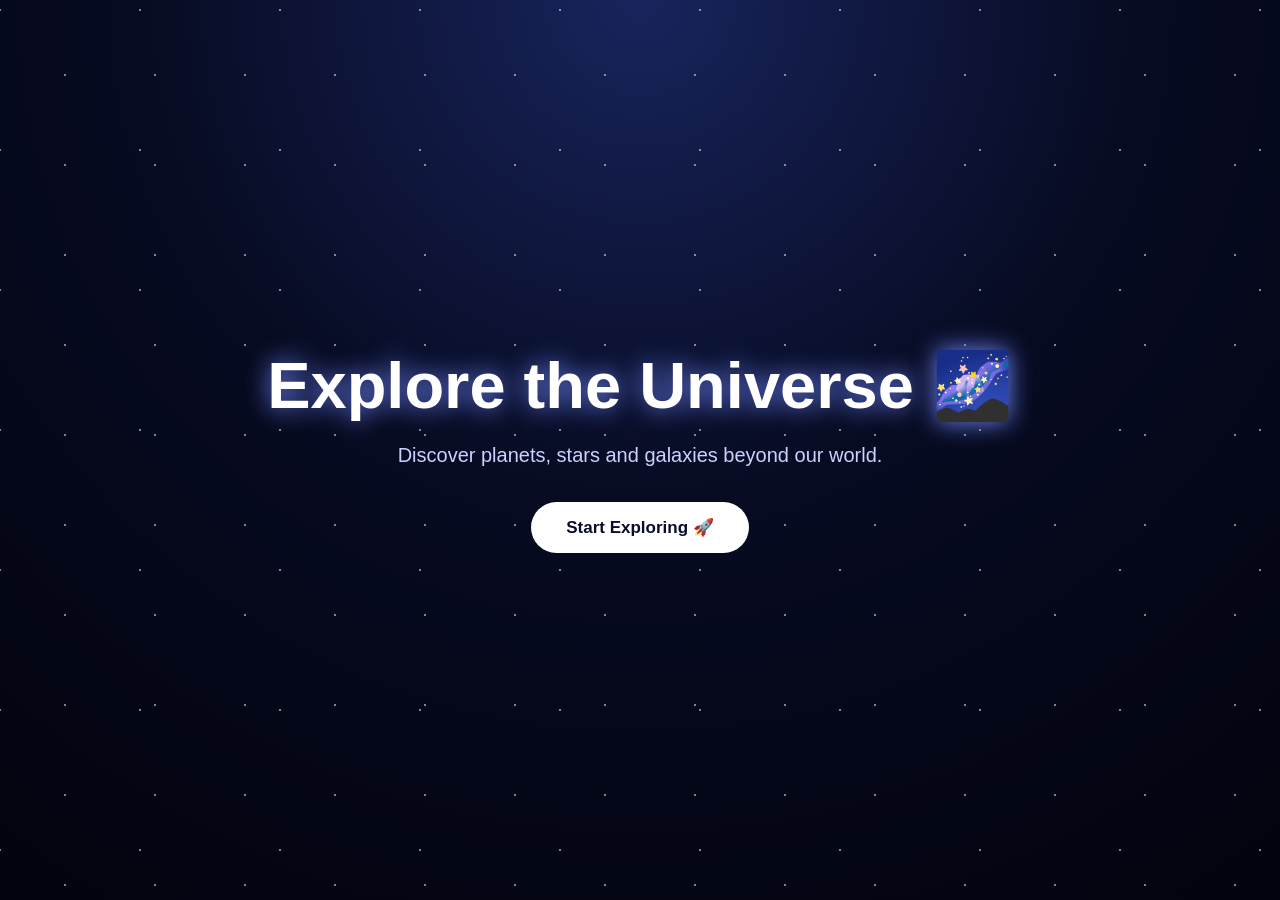
<file: index.html>
<!DOCTYPE html>
<html lang="en">
<head>
    <meta charset="UTF-8">
    <meta name="viewport" content="width=device-width, initial-scale=1.0">
    <link rel="stylesheet" href="style.css">
    <title>Explore the Universe</title>
</head>

<body>
    <div class="container">
        
    <h1>Explore the Universe 🌌</h1>
    <p>Discover planets, stars and galaxies beyond our world.</p>
     <a href="planets.html" class="explore-btn">Start Exploring 🚀</a>
     <script src="script.js"></script>
    </div>


</body>
</html>
</file>
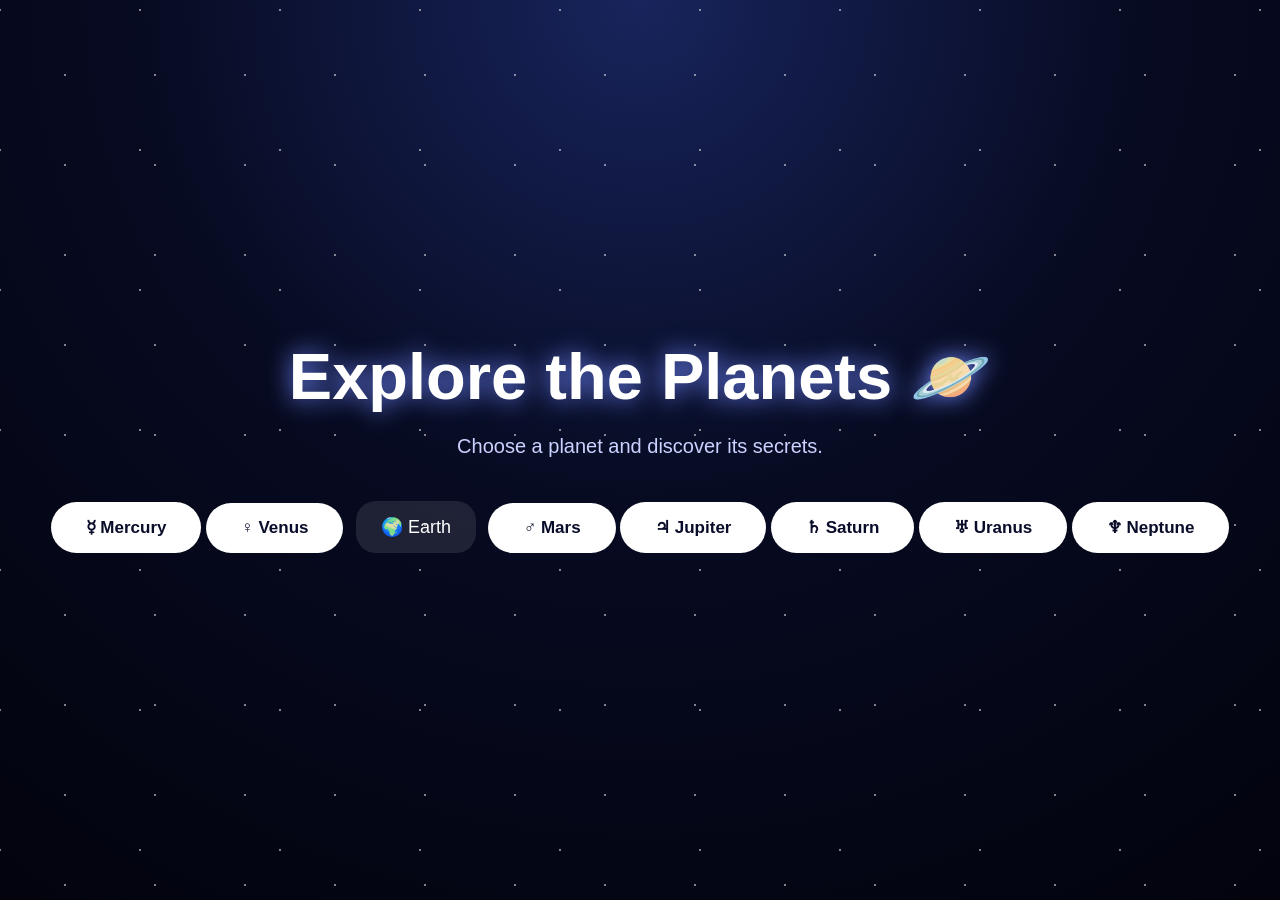
<file: planets.html>
<!DOCTYPE html>
<html lang="en">

<head>
    <meta charset="UTF-8">
    <meta name="viewport" content="width=device-width, initial-scale=1.0">

    <link rel="stylesheet" href="style.css">

    <title>Explore Planets</title>
</head>

<body>

    <div class="container">

        <h1>Explore the Planets 🪐</h1>

        <p>Choose a planet and discover its secrets.</p>

        <div class="planet-list">
            <button>☿ Mercury</button>
            <button>♀ Venus</button>
            <a href="earth.html" class="planet-link">🌍 Earth</a>
             <button>♂ Mars</button>
            <button>♃ Jupiter</button>
            <button>♄ Saturn</button>
            <button>♅ Uranus</button>
            <button>♆ Neptune</button>
        </div>

    </div>

</body>

</html>
</file>
<file: style.css>
* {
    margin: 0;
    padding: 0;
    box-sizing: border-box;
}

body {
    min-height: 100vh;
    font-family: Arial, sans-serif;
    color: white;
    background: radial-gradient(circle at top, #18245c, #070b22 45%, #02030d);
    overflow: hidden;
}

body::before {
    content: "";
    position: fixed;
    inset: 0;
    background-image:
        radial-gradient(white 1px, transparent 1px),
        radial-gradient(white 1px, transparent 1px);
    background-size: 90px 90px, 140px 140px;
    background-position: 20px 30px, 70px 80px;
    opacity: 0.5;
    animation: stars 8s linear infinite;
}

.container {
    position: relative;
    z-index: 2;
    min-height: 100vh;
    display: flex;
    flex-direction: column;
    justify-content: center;
    align-items: center;
    text-align: center;
    padding: 20px;
}

h1 {
    font-size: 65px;
    margin-bottom: 20px;
    text-shadow: 0 0 25px #7289ff;
}

p {
    font-size: 20px;
    color: #cbd2ff;
    margin-bottom: 35px;
}

button {
    padding: 15px 35px;
    border: none;
    border-radius: 30px;
    background: #ffffff;
    color: #090d2a;
    font-size: 17px;
    font-weight: bold;
    cursor: pointer;
    transition: 0.3s;
}

button:hover {
    transform: scale(1.08);
    box-shadow: 0 0 25px #ffffff;
}

@keyframes stars {
    from {
        transform: translateY(0);
    }

    to {
        transform: translateY(40px);
    }
}
.explore-btn {
    display: inline-block;
    padding: 15px 35px;
    border-radius: 30px;
    background: white;
    color: #090d2a;
    text-decoration: none;
    font-size: 17px;
    font-weight: bold;
    transition: 0.3s;
}

.explore-btn:hover {
    transform: scale(1.08);
    box-shadow: 0 0 25px white;
}
/* Earth Page */

.planet-page {
    position: relative;
    z-index: 2;
    max-width: 1000px;
    margin: auto;
    padding: 40px 20px 80px;
    text-align: center;
}

.language-box {
    position: fixed;
    top: 20px;
    right: 20px;
    z-index: 10;
    background: rgba(255, 255, 255, 0.12);
    padding: 10px 15px;
    border-radius: 15px;
    backdrop-filter: blur(10px);
}

.language-box select {
    padding: 7px 10px;
    border-radius: 8px;
    border: none;
    cursor: pointer;
}

.back-btn {
    display: inline-block;
    margin-bottom: 30px;
    color: white;
    text-decoration: none;
    padding: 10px 18px;
    border: 1px solid rgba(255,255,255,0.4);
    border-radius: 20px;
}

.back-btn:hover {
    background: rgba(255,255,255,0.15);
}

.planet-icon {
    font-size: 100px;
    margin: 20px 0;
}

.planet-page h1 {
    font-size: 60px;
    text-shadow: 0 0 25px #7289ff;
}

.subtitle {
    font-size: 22px;
    color: #cbd2ff;
    margin-bottom: 35px;
}

.earth-image img {
    width: 320px;
    height: 320px;
    object-fit: cover;
    border-radius: 50%;
    box-shadow: 0 0 50px rgba(100, 150, 255, 0.6);
    margin-bottom: 50px;
}

.information {
    background: rgba(255,255,255,0.08);
    padding: 30px;
    border-radius: 20px;
    margin: 30px 0;
    text-align: left;
    backdrop-filter: blur(10px);
}

.information h2,
.timeline h2 {
    text-align: center;
    margin-bottom: 20px;
}

.information p {
    line-height: 1.8;
}

.info-card-container {
    display: grid;
    grid-template-columns: repeat(2, 1fr);
    gap: 20px;
    margin: 30px 0;
}

.info-card {
    background: rgba(255,255,255,0.08);
    padding: 25px;
    border-radius: 18px;
    text-align: left;
    transition: 0.3s;
}

.info-card:hover {
    transform: translateY(-5px);
    box-shadow: 0 0 20px rgba(255,255,255,0.15);
}

.info-card h3 {
    margin-bottom: 10px;
}

.info-card p {
    color: #cbd2ff;
}

.timeline {
    margin: 50px 0;
}

.timeline-item {
    display: flex;
    align-items: flex-start;
    gap: 20px;
    background: rgba(255,255,255,0.07);
    padding: 22px;
    border-radius: 18px;
    margin: 18px 0;
    text-align: left;
}

.timeline-item > span {
    font-size: 35px;
}

.timeline-item h3 {
    margin-bottom: 8px;
}

.timeline-item p {
    color: #cbd2ff;
    line-height: 1.6;
}

#fun-facts {
    line-height: 2;
    color: #cbd2ff;
}

.bottom-btn {
    margin-top: 30px;
}

@media (max-width: 700px) {

    .info-card-container {
        grid-template-columns: 1fr;
    }

    .planet-page h1 {
        font-size: 45px;
    }

    .earth-image img {
        width: 250px;
        height: 250px;
    }

    .language-box {
        position: static;
        display: inline-block;
        margin-bottom: 20px;
    }
}
.planet-link {
    display: inline-block;
    padding: 15px 25px;
    margin: 8px;
    border-radius: 20px;
    background: rgba(255,255,255,0.1);
    color: white;
    text-decoration: none;
    font-size: 18px;
    transition: 0.3s;
}

.planet-link:hover {
    transform: translateY(-5px);
    box-shadow: 0 0 20px rgba(255,255,255,0.3);
}
</file>
